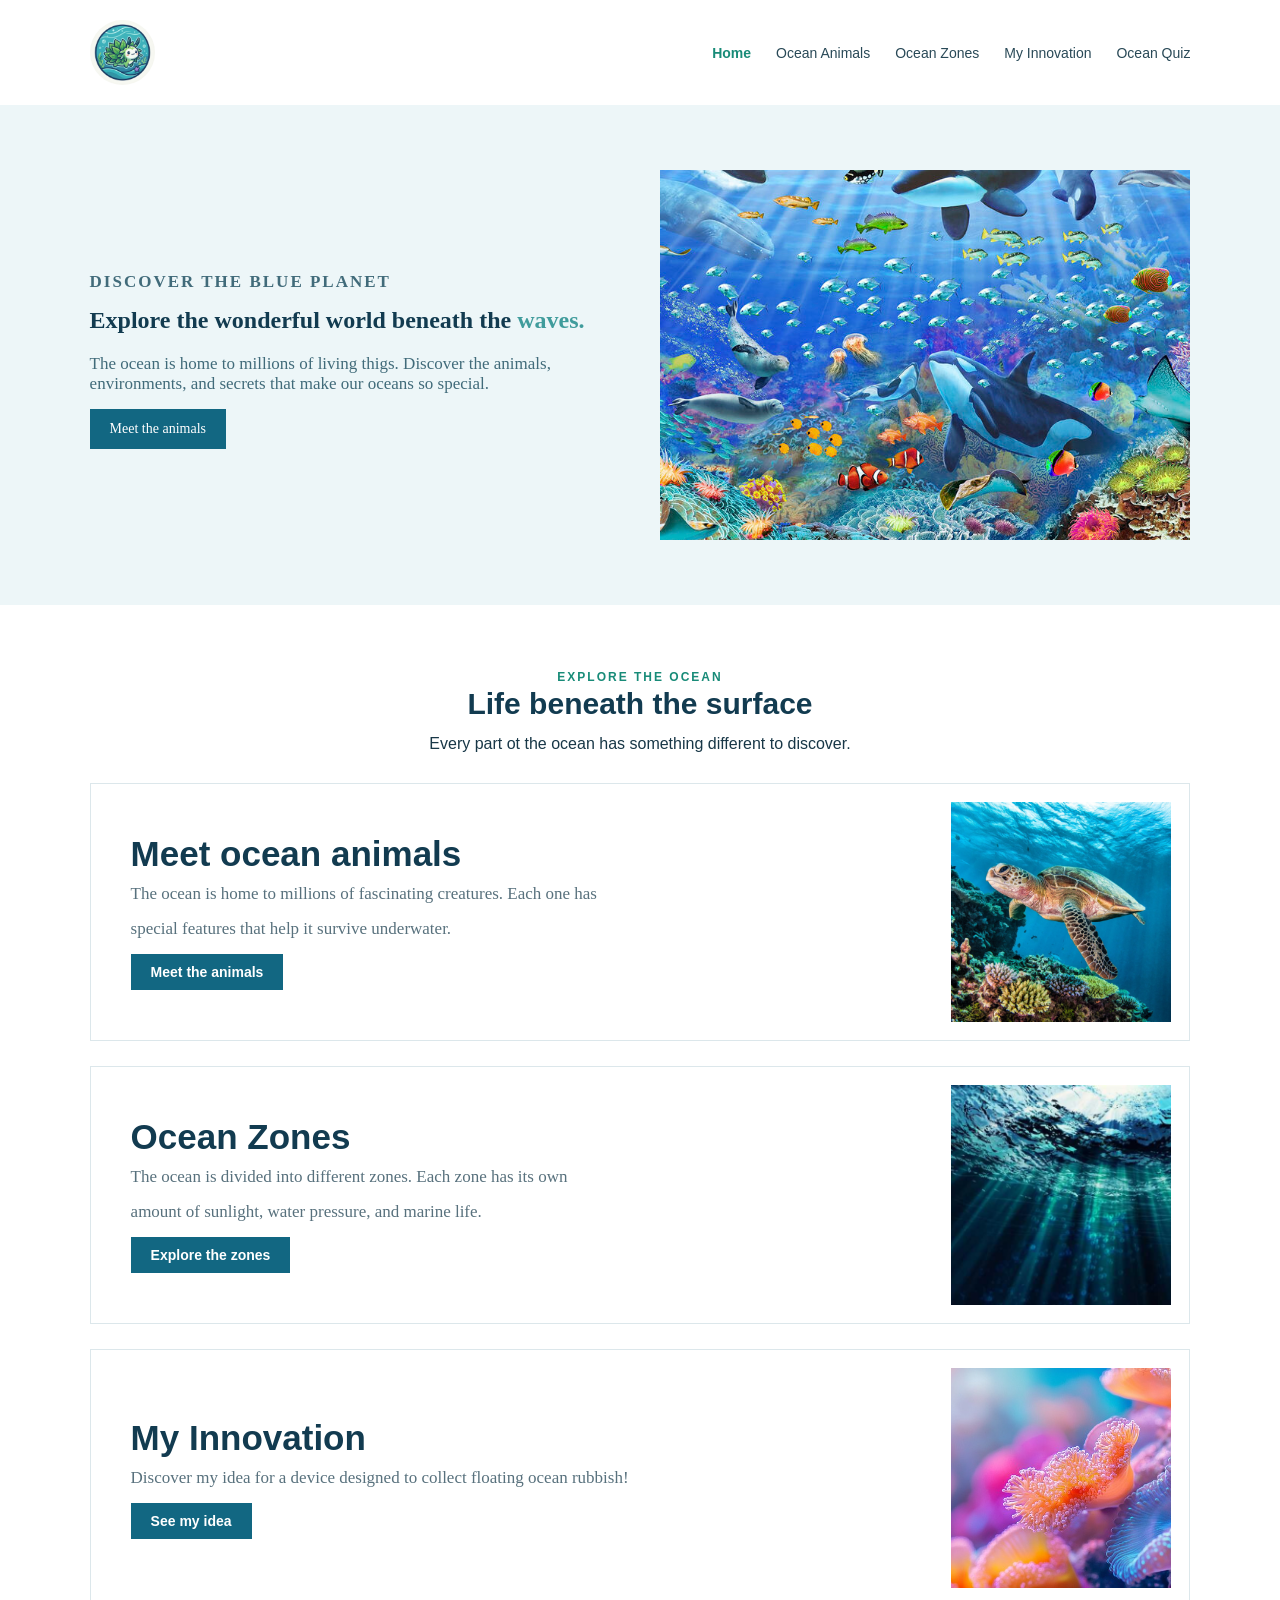
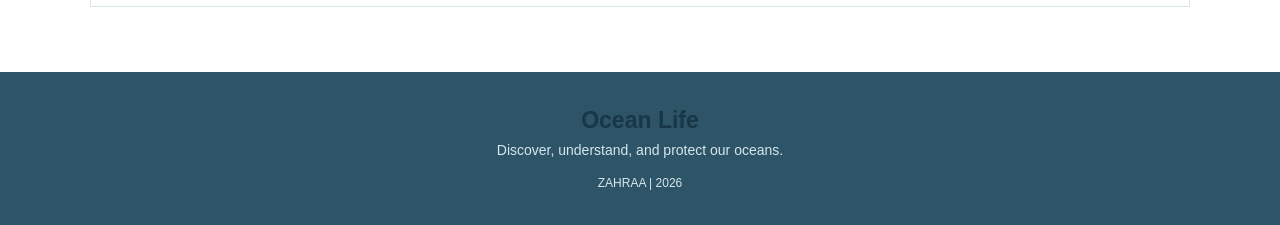
<file: index.html>
<!DOCTYPE html>
<html lang="en">

<head>
    <meta charset="UTF-8">
    <meta name="viewport" content="width=device-width, initial-scale=1.0">
    <title>Ocean Animals</title>
    <link rel="stylesheet" href="style.css">

</head>

<body>
    <div id="preloader">
        <div class="loader"></div>
    </div>
    <header class="site-header">
        <a href="index.html" class="logo">
            <img src="images/logo.png" alt="Ocean Life Logo">
        </a>
        <button class="menu-button" id="menuButton" aria-label="Open navagation" aria-expanded="false">Menu</button>
        <nav class="nav-links" id="navLinks">
            <a href="index.html" class="active">Home</a>
            <a href="animals.html">Ocean Animals</a>
            <a href="zones.html">Ocean Zones</a>
            <a href="oceanProtectIdea.html">My Innovation</a>
            <a href="quiz.html">Ocean Quiz</a>
        </nav>
    </header>
    <main>
        <section class="hero">
            <div class="hero-content">
                <p class="eyebrow">DISCOVER THE BLUE PLANET</p>
                <h1> Explore the wonderful world beneath the <span>waves.</span></h1>
                <p> The ocean is home to millions of living thigs. Discover the animals, environments, and secrets
                    that make our oceans so special.</p>
                <a href="animals.html" class="button">Meet the animals</a>
            </div>
            <div class="hero-image">
                <img src="images/underwater-scene.jpg" alt="underwater ocean scene">
            </div>
        </section>
        <section class="section">
            <div class="section-heading">
                <span class="leaf-mark"></span>
                <p class="eyebrow">EXPLORE THE OCEAN</p>
                <h2>Life beneath the surface</h2>
                <p> Every part ot the ocean has something different to discover.</p>
            </div>
            <div class="feature-grid">
                <article class="feature-card">
                    <div class="card-content">
                        <h3>Meet ocean animals</h3>
                        <p>The ocean is home to millions of fascinating creatures.
                            Each one has </p>
                        <p>special features that help it survive
                            underwater.</p>
                        <a href="animals.html" class="text-link">Meet the animals</a>
                    </div>
                    <img src="images/sea-turtle.webp" alt="sea turtle in the ocean">
                </article>
                <article class="feature-card">
                    <div class="card-content">
                        <h3>Ocean Zones</h3>
                        <p>The ocean is divided into different zones.
                            Each zone has its own</p>
                        <p> amount of sunlight, water pressure, and marine life.</p>
                        <a href="zones.html" class="text-link">Explore the zones</a>
                    </div>
                    <img src="images/ocean-zones.png" alt="sunlight entering the ocean">
                </article>
                <article class="feature-card">
                    <div class="card-content">
                        <h3>My Innovation</h3>
                        <p> Discover my idea for a device designed to collect floating ocean rubbish!</p>
                        <a href="oceanProtectIdea.html" class="text-link">See my idea</a>
                    </div>
                    <img src="images/colorful-coral-reef.jpg" alt="colorful coral reef">
                </article>
            </div>
        </section>
    </main>
    <footer class="site-footer">
        <a href="index.html" class="footer-logo">Ocean Life</a>
        <p>Discover, understand, and protect our oceans.</p>
        <p class="ftr"> ZAHRAA | 2026</p>
    </footer>
    <script src="script.js"></script>
</body>

</html>
</file>
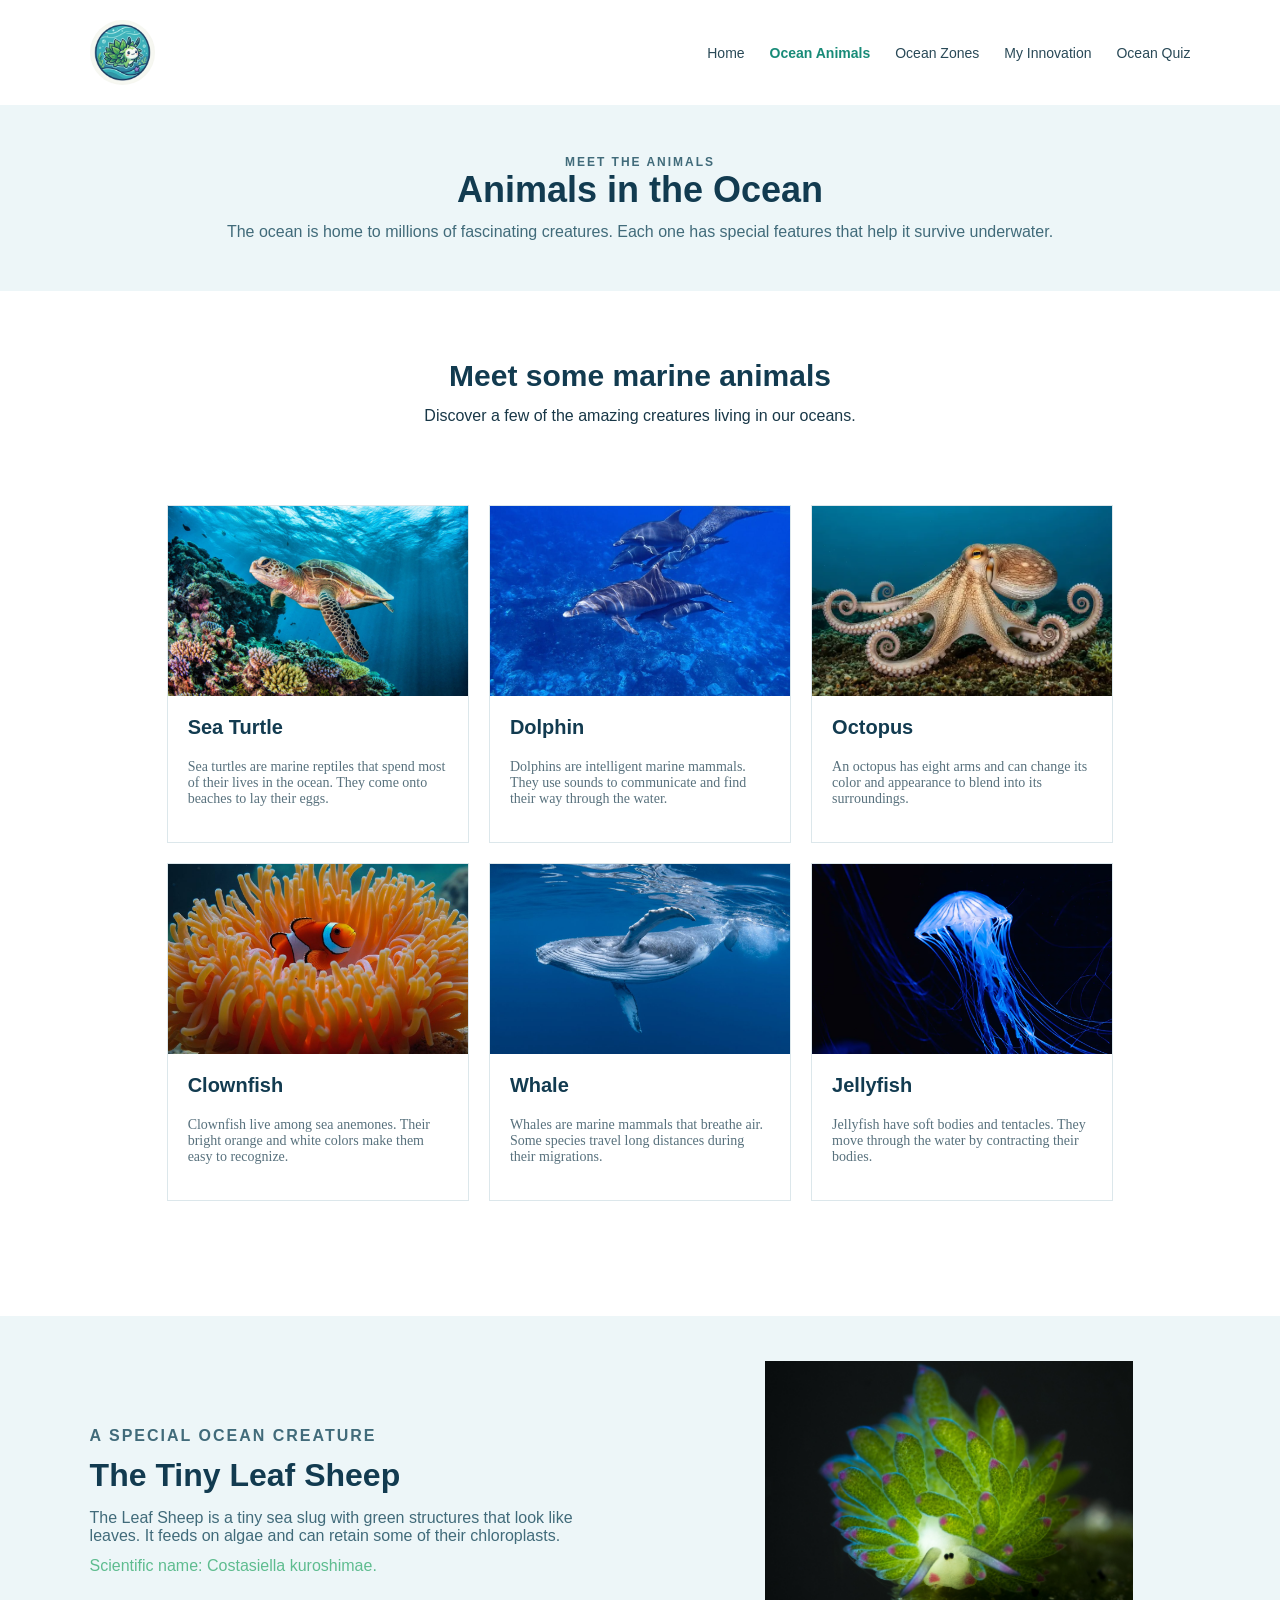
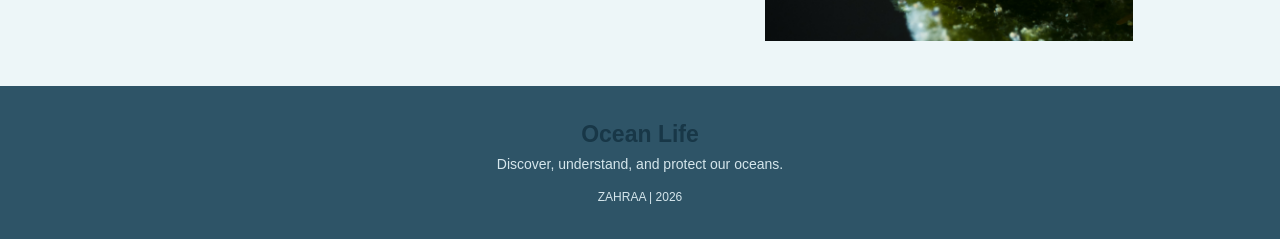
<file: animals.html>
<!DOCTYPE html>
<html lang="en">

<head>
    <meta charset="UTF-8">
    <meta name="viewport" content="width=device-width, initial-scale=1.0">
    <title>Ocean Animals</title>
    <link rel="stylesheet" href="style.css">
</head>
<body>
    <div id="preloader">
        <div class="loader"></div>
    </div>


    <header class="site-header">
        <a href="index.html" class="logo">
            <img src="images/logo.png" alt="Ocean Life Logo">
        </a>
        <nav class="nav-links" id="navLinks">
            <a href="index.html">Home</a>
            <a href="animals.html" class="active">Ocean Animals</a>
            <a href="zones.html">Ocean Zones</a>
            <a href="mypageprotect.html">My Innovation</a>
            <a href="quiz.html">Ocean Quiz</a>
        </nav>
    </header>
    <main>
        <section class="page-banner">
            <p class="eyebrow">MEET THE ANIMALS</p>
            <h1> Animals in the Ocean</h1>
            <p> The ocean is home to millions of fascinating creatures.
                Each one has special features that help it survive
                underwater.
            </p>
        </section>
        <section class="section">
            <div class="section-heading">
                <h2>Meet some marine animals</h2>
                <p>Discover a few of the amazing creatures living in our oceans.</p>
            </div>
            <div class="animal-grid">
                <article class="animal-card">
                    <img src="images/sea-turtle.webp" alt="sea turtle underwater">
                    <div class="card-content">
                        <h3>Sea Turtle</h3>
                        <p>
                            Sea turtles are marine reptiles that spend
                            most of their lives in the ocean. They come
                            onto beaches to lay their eggs.
                        </p>
                    </div>
                </article>
                <article class="animal-card">
                    <img src="images/dolphin.jpg" alt="dolphins in the ocean">
                    <div class="card-content">
                        <h3>Dolphin</h3>
                        <p>
                            Dolphins are intelligent marine mammals.
                            They use sounds to communicate and find
                            their way through the water.
                        </p>
                    </div>
                </article>
                <article class="animal-card">
                    <img src="images/octupus.webp" alt="octopus in the ocean">
                    <div class="card-content">
                        <h3> Octopus</h3>
                        <p>An octopus has eight arms and can change
                            its color and appearance to blend into
                            its surroundings.</p>
                    </div>
                </article>
                <article class="animal-card">
                    <img src="images/clown-fish.jpg" alt="clownfish in the ocean">
                    <div class="card-content">
                        <h3>Clownfish</h3>
                        <p>Clownfish live among sea anemones.
                            Their bright orange and white colors
                            make them easy to recognize.</p>
                    </div>
                </article>
                <article class="animal-card">
                    <img src="images/whale-ocean.jpg" alt="whale in the ocean">
                    <div class="card-content">
                        <h3>Whale</h3>
                        <p>
                            Whales are marine mammals that breathe air.
                            Some species travel long distances
                            during their migrations.
                        </p>
                    </div>
                </article>
                <article class="animal-card">
                    <img src="images/jellyfish.webp" alt="jellyfish in the ocean">
                    <div class="card-content">
                        <h3>Jellyfish</h3>
                        <p>
                            Jellyfish have soft bodies and tentacles.
                            They move through the water by
                            contracting their bodies.
                        </p>
                    </div>
                </article>
            </div>
        </section><section class="leaf-sheep-section">
    <div class="leaf-sheep-text">
        <p class="eyebrow">A SPECIAL OCEAN CREATURE</p>
        <h2>The Tiny Leaf Sheep</h2>
        <p>
            The Leaf Sheep is a tiny sea slug with green structures
            that look like leaves. It feeds on algae and can retain
            some of their chloroplasts.
        </p>
        <p> <span>Scientific name: Costasiella kuroshimae.</span></p>
    </div>

    <div class="leaf-sheep-image">
        <img src="images/leaf-sheep2.jpg" alt="Leaf Sheep sea slug">
    </div>
</section>
        </article>
    </main>
    <footer class="site-footer">
        <a href="index.html" class="footer-logo">Ocean Life</a>
        <p>Discover, understand, and protect our oceans.</p>
        <p class="ftr"> ZAHRAA | 2026</p>
    </footer>
    
    <script src="script.js"></script>
</body>

</html>
</file>
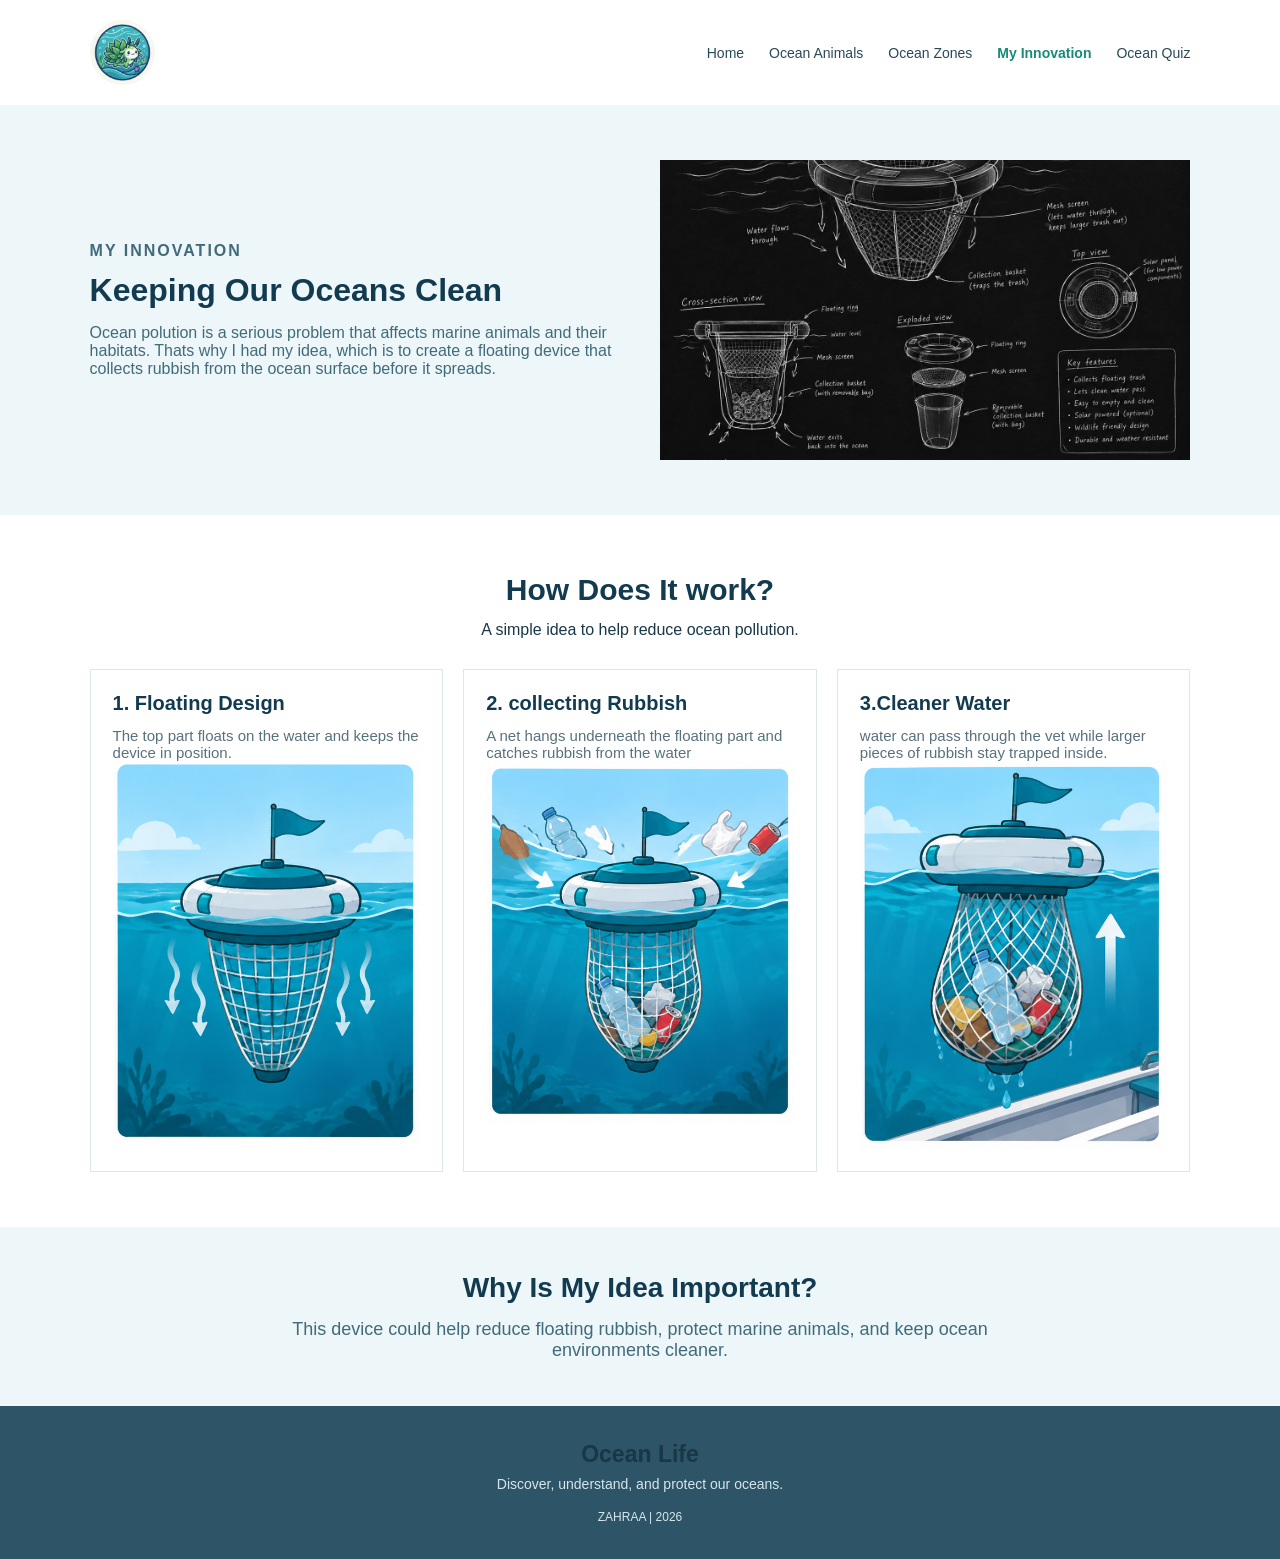
<file: oceanProtectIdea.html>
<!DOCTYPE html>
<html lang="en">

<head>
    <meta charset="UTF-8">
    <meta name="viewport" content="width=device-width, initial-scale=1.0">
    <title>Ocean Animals</title>
    <link rel="stylesheet" href="style.css">
</head>

<body>
    <div id="preloader">
        <div class="loader"></div>
    </div>
    <header class="site-header">
        <a href="index.html" class="logo">
            <img src="images/logo.png" alt="Ocean Life Logo">
        </a>
        <button class="menu-button" id="menuButton" aria-label="Open navagation" aria-expanded="false">Menu</button>
        <nav class="nav-links" id="navLinks">
            <a href="index.html">Home</a>
            <a href="animals.html">Ocean Animals</a>
            <a href="zones.html">Ocean Zones</a>
            <a href="oceanProtectIdea.html" class="active">My Innovation</a>
            <a href="quiz.html">Ocean Quiz</a>
        </nav>
    </header>
    <section class="innovation-intro">
        <div class="innovation-text">
            <p class="eyebrow">MY INNOVATION</p>
            <h2>Keeping Our Oceans Clean</h2>
            <p> Ocean polution is a serious problem that affects marine animals and their habitats.
                Thats why I had my idea, which is to create a floating device that collects rubbish
                from the ocean surface before it spreads.</p>
        </div>
        <img src="images/innovation-sketch.png" alt="a sketch of the device">
    </section>
    <section class="innovation-details">
        <div class="section-heading">
            <h2> How Does It work?</h2>
            <p>A simple idea to help reduce ocean pollution.</p>
        </div>
        <div class="innovation-grid">
            <article class="innovation-card">
                <h3>1. Floating Design</h3>
                <p>
                    The top part floats on the water and keeps
                    the device in position.
                </p>
                <img src="images/1device.png" alt="image of the device">

            </article>
            <article class="innovation-card">
                <h3>2. collecting Rubbish</h3>
                <p> A net hangs underneath the floating part
                    and catches rubbish from the water
                </p>
                <img src="images/2device.png" alt="image of the device">
            </article>
            <article class="innovation-card">
                <h3>3.Cleaner Water</h3>
                <p> water can pass through the vet while larger
                    pieces of rubbish stay trapped inside.</p>
                <img src="images/3device.png" alt="image of the device">
            </article>
        </div>
    </section>
    <section class="innovation-benefits">
        <h2> Why Is My Idea Important?</h2>
        <p>This device could help reduce floating rubbish,
            protect marine animals, and keep ocean environments cleaner.</p>
    </section>
    <footer class="site-footer">
        <a href="index.html" class="footer-logo">Ocean Life</a>
        <p>Discover, understand, and protect our oceans.</p>
        <p class="ftr"> ZAHRAA | 2026</p>
    </footer>
    <script src="script.js"></script>
</body>

</html>
</file>
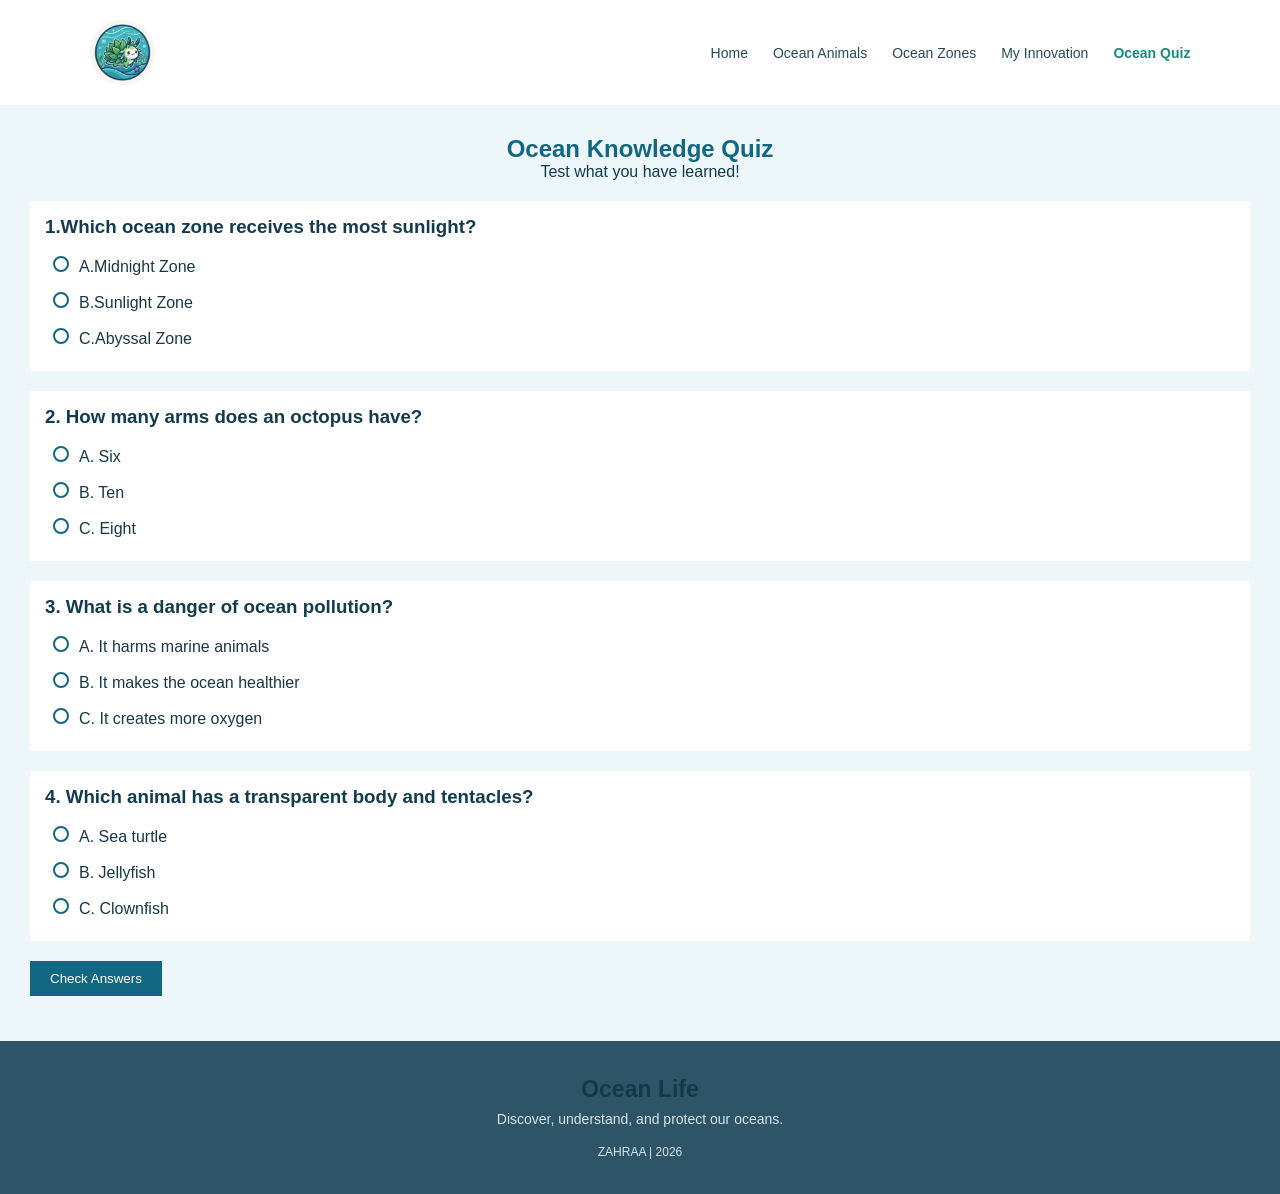
<file: quiz.html>
<!DOCTYPE html>
<html lang="en">

<head>
    <meta charset="UTF-8">
    <meta name="viewport" content="width=device-width, initial-scale=1.0">
    <title>Ocean Animals</title>
    <link rel="stylesheet" href="style.css">
</head>

<body>
    <header class="site-header">
        <a href="index.html" class="logo">
            <img src="images/logo.png" alt="Ocean Life Logo">
        </a>
        <button class="menu-button" id="menuButton" aria-label="Open navagation" aria-expanded="false">Menu</button>
        <nav class="nav-links" id="navLinks">
            <a href="index.html">Home</a>
            <a href="animals.html">Ocean Animals</a>
            <a href="zones.html">Ocean Zones</a>
            <a href="oceanProtectIdea.html">My Innovation</a>
            <a href="quiz.html" class="active">Ocean Quiz</a>
        </nav>
    </header>
    <section class="quiz-section">
        <h1>Ocean Knowledge Quiz</h1>
        <p>Test what you have learned!</p>
        <div class="question" id="q1" data-answer="b">
            <h3>1.Which ocean zone receives the most sunlight?</h3>
            <div class="answer" onclick="selectAnswer(this, 'q1')">A.Midnight Zone</div>
            <div class="answer" onclick="selectAnswer(this, 'q1')" data-choice="b">B.Sunlight Zone</div>
            <div class="answer" onclick="selectAnswer(this, 'q1')">C.Abyssal Zone</div>
        </div>
        <div class="question" id="q2" data-answer="c">
            <h3>2. How many arms does an octopus have?</h3>
            <div class="answer" onclick="selectAnswer(this, 'q2')">A. Six</div>
            <div class="answer" onclick="selectAnswer(this, 'q2')">B. Ten</div>
            <div class="answer" onclick="selectAnswer(this, 'q2')" data-choice="c">C. Eight</div>
        </div>
        <div class="question" id="q3" data-answer="a">
            <h3>3. What is a danger of ocean pollution?</h3>
            <div class="answer" onclick="selectAnswer(this, 'q3')" data-choice="a">A. It harms marine animals</div>
            <div class="answer" onclick="selectAnswer(this, 'q3')">B. It makes the ocean healthier</div>
            <div class="answer" onclick="selectAnswer(this, 'q3')">C. It creates more oxygen</div>
        </div>
        <div class="question" id="q4" data-answer="b">
            <h3>4. Which animal has a transparent body and tentacles?</h3>
            <div class="answer" onclick="selectAnswer(this, 'q4')">A. Sea turtle</div>
            <div class="answer" onclick="selectAnswer(this, 'q4')" data-choice="b">B. Jellyfish</div>
            <div class="answer" onclick="selectAnswer(this, 'q4')">C. Clownfish</div>
        </div>
        <button onclick="checkAnswer()">Check Answers</button>
        <h2 id="result"></h2>
    </section>
    <footer class="site-footer">
        <a href="index.html" class="footer-logo">Ocean Life</a>
        <p>Discover, understand, and protect our oceans.</p>
        <p class="ftr"> ZAHRAA | 2026</p>
    </footer>
    <script src="quiz.js"></script>
</body>

</html>
</file>
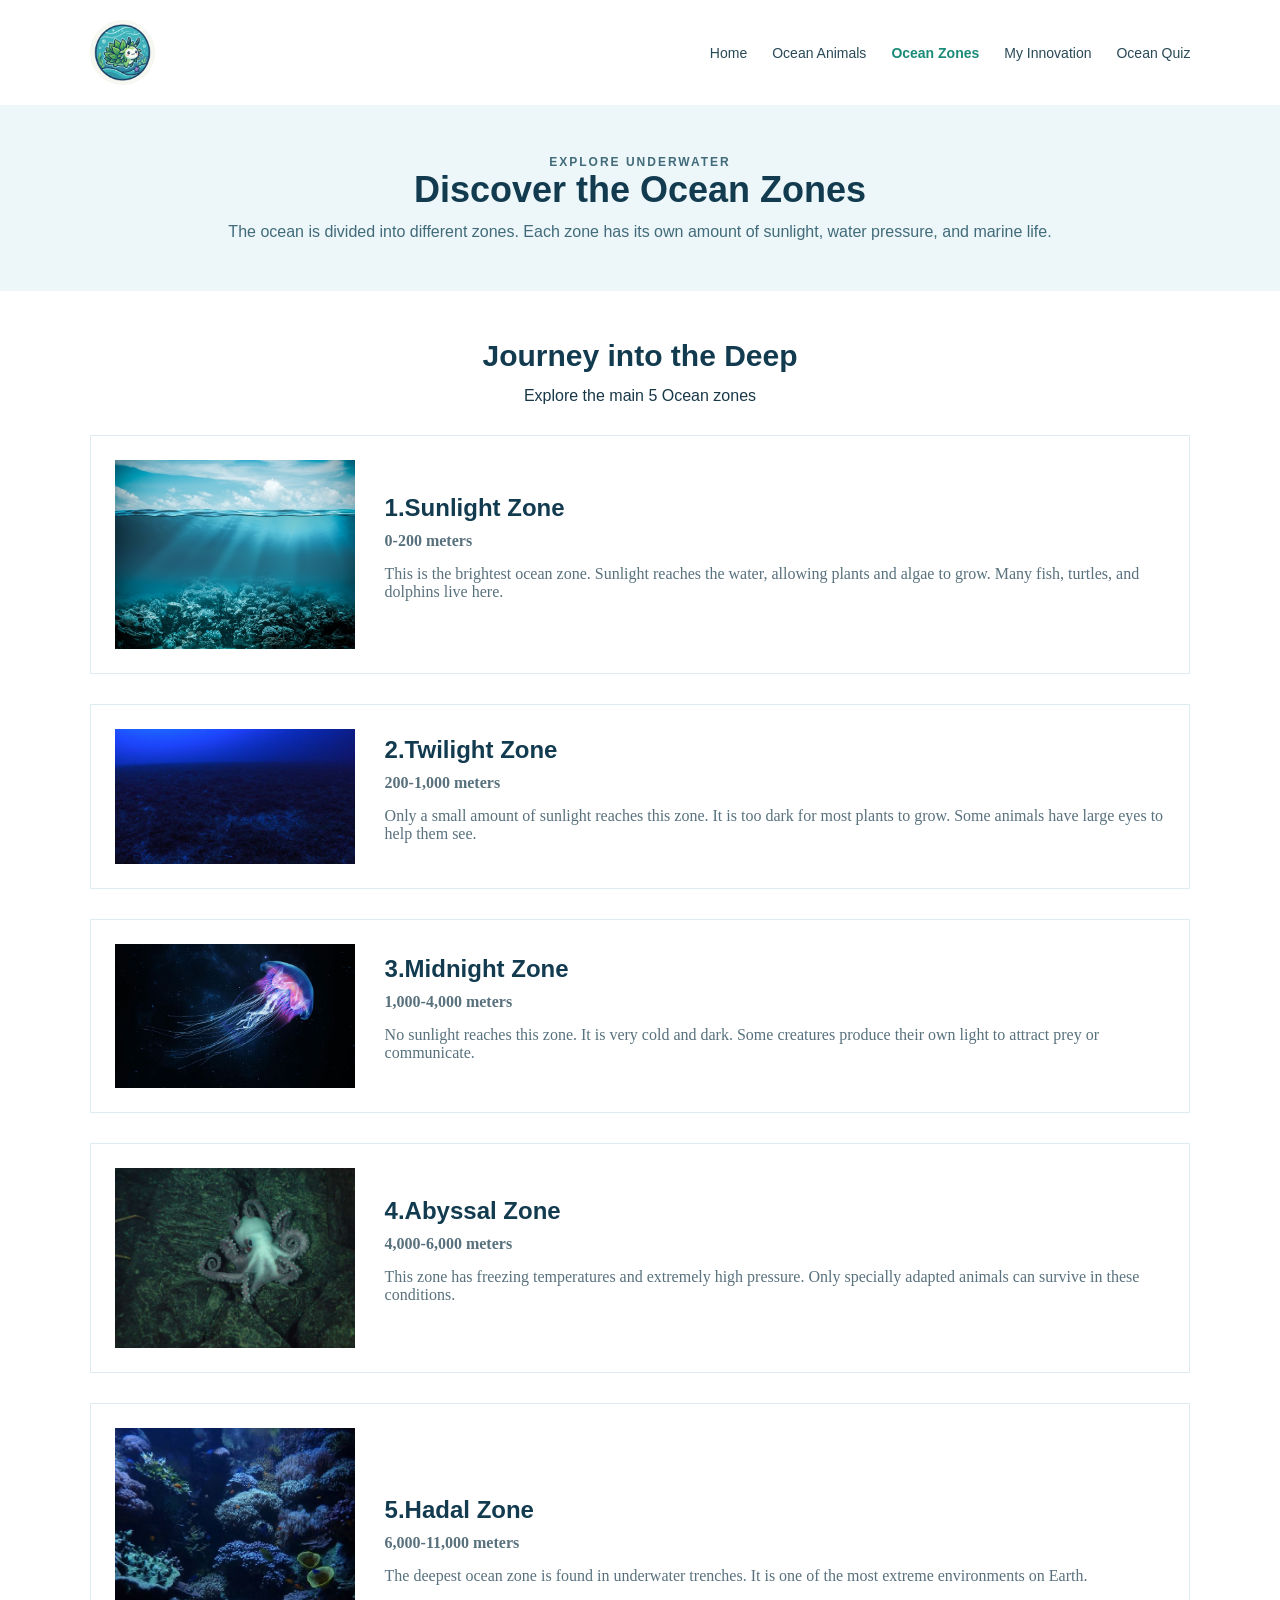
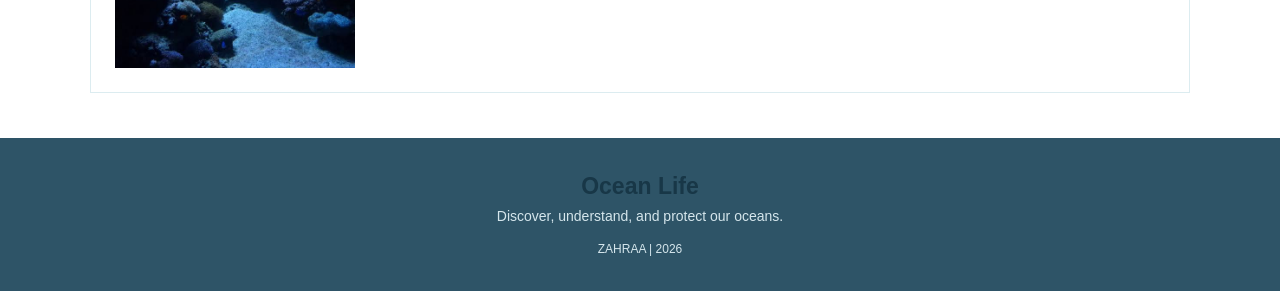
<file: zones.html>
<!DOCTYPE html>
<html lang="en">

<head>
    <meta charset="UTF-8">
    <meta name="viewport" content="width=device-width, initial-scale=1.0">
    <title>Ocean Animals</title>
    <link rel="stylesheet" href="style.css">

</head>

<body>
    <div id="preloader">
        <div class="loader"></div>
    </div>
    <header class="site-header">
        <a href="index.html" class="logo">
            <img src="images/logo.png" alt="Ocean Life Logo">
        </a>
        <button class="menu-button" id="menuButton" aria-label="Open navagation" aria-expanded="false">Menu</button>
        <nav class="nav-links" id="navLinks">
            <a href="index.html">Home</a>
            <a href="animals.html">Ocean Animals</a>
            <a href="zones.html" class="active">Ocean Zones</a>
            <a href="oceanProtectIdea.html">My Innovation</a>
            <a href="quiz.html">Ocean Quiz</a>
        </nav>
    </header>
    <main>
        <section class="page-banner">
            <p class="eyebrow">EXPLORE UNDERWATER</p>
            <h1> Discover the Ocean Zones</h1>
            <p>The ocean is divided into different zones.
                Each zone has its own amount of sunlight,
                water pressure, and marine life.</p>
        </section>
        <section class="zones-section">
            <div class="section-heading">
                <h2>Journey into the Deep</h2>
                <p>Explore the main 5 Ocean zones</p>
            </div>
            <div class="zones-grid">
                <article class="zone-card">
                    <img src="images/sunlight-zone.jpg" alt="sunlight zone">
                    <div class="card-content">
                        <h3>1.Sunlight Zone</h3>
                        <p class="zone-depth">0-200 meters</p>
                        <p>This is the brightest ocean zone.
                            Sunlight reaches the water, allowing
                            plants and algae to grow. Many fish,
                            turtles, and dolphins live here.</p>
                    </div>
                </article>

                <article class="zone-card">
                    <img src="images/twilight-zone.jpg" alt="twilight zone">
                    <div class="card-content">
                        <h3>2.Twilight Zone</h3>
                        <p class="zone-depth">200-1,000 meters</p>
                        <p>Only a small amount of sunlight reaches
                            this zone. It is too dark for most plants
                            to grow. Some animals have large eyes
                            to help them see.</p>
                    </div>
                </article>

                <article class="zone-card">
                    <img src="images/midnight-zone.jpg" alt="midnight zone">
                    <div class="card-content">
                        <h3>3.Midnight Zone</h3>
                        <p class="zone-depth">1,000-4,000 meters</p>
                        <p>No sunlight reaches this zone.
                            It is very cold and dark. Some creatures
                            produce their own light to attract prey
                            or communicate.</p>
                    </div>
                </article>

                <article class="zone-card">
                    <img src="images/abyssal-zone.jpg" alt="abyssal zone">
                    <div class="card-content">
                        <h3>4.Abyssal Zone</h3>
                        <p class="zone-depth">4,000-6,000 meters</p>
                        <p>This zone has freezing temperatures
                            and extremely high pressure. Only
                            specially adapted animals can survive
                            in these conditions.</p>
                    </div>
                </article>
                <article class="zone-card">
                    <img src="images/hadal-zone.jpg" alt="hadal zone">
                    <div class="card-content">
                        <h3>5.Hadal Zone</h3>
                        <p class="zone-depth">6,000-11,000 meters</p>
                        <p>The deepest ocean zone is found in
                            underwater trenches. It is one of the
                            most extreme environments on Earth.</p>
                    </div>
                </article>

            </div>
        </section>
    </main>
    <footer class="site-footer">
        <a href="index.html" class="footer-logo">Ocean Life</a>
        <p>Discover, understand, and protect our oceans.</p>
        <p class="ftr"> ZAHRAA | 2026</p>
    </footer>
    <script src="script.js"></script>
    </footer>

</body>

</html>
</file>
<file: style.css>
* {
    box-sizing: border-box;
    margin: 0;
    padding: 0;
}

body {
    font-family: Arial, sans-serif;
    color: #183747;
    background-color: #ffffff;
}

img {
    display: block;
    width: 100%;
    object-fit: cover;
    background-color: #dcecf0;
}

a {
    color: #183747;
    text-decoration: none;
}

.site-header {
    display: flex;
    justify-content: space-between;
    align-items: center;
    padding: 20px 7%;
    background-color: #ffffff;
}

.logo {
    font-size: 25px;
    font-weight: bold;
    color: #126782
}

.nav-links {
    display: flex;
    gap: 25px;
}

.nav-links a {
    font-size: 14px;
    color: #294957;
}

.nav-links a:hover,
.nav-links a.active {
    color: #188b78
}

.nav-links a.active {
    font-weight: bold;
}

.menu-button {
    display: none;
    padding: 8px 14px;
    border: 1px solid #126782;
    background-color: white;
    color: #126782;
    font-size: 14px;

}

.eyebrow {
    color: #188b78;
    font-size: 12px;
    font-weight: bold;
    letter-spacing: 2px;
}

.hero {
    display: grid;
    grid-template-columns: 1fr 1fr;
    align-items: center;
    gap: 40px;
    padding: 65px 7%;
    background-color: #edf6f8;
}

.hero-content {
    max-width: 550px;
    font-family: 'Times New Roman', Times, serif;


}

.hero-content p {
    font-size: 17px;
    color: #416b7a;
    margin-top: 10px;
    margin-bottom: 15px;
}

.hero-content h1 span {
    color: rgb(64, 156, 156);
}

.hero h1 {
    font: size 44px;
    color: #123b50;
    margin-bottom: 20px;

}

.hero-image img {
    height: 370px;
    object-fit: cover;
}

.button {
    display: inline-block;
    padding: 12px 20px;
    background-color: #126782;
    color: white;
    border: none;
    font-size: 14px;
}

.button:hover {
    background-color: #188b78;
}

.section {
    padding: 65px 7%;
}

.section-heading {
    max-width: 650px;
    margin-bottom: 30px;
    text-align: center;
    margin-left: auto;
    margin-right: auto;
}

.card-grid {
    display: grid;
    grid-template-columns: repeat(3, 1fr);
    gap: 20px;
}

.card {
    background-color: white;
    border: 1px solid #cce7eb;
}

.card img {
    width: 100%;
    height: 190px;
    object-fit: cover;
}

.section-heading h2,
.info-section h2,
.action-content h2 {
    font-size: 30px;
    line-height: 1.3;
    color: #123b50;
    margin-bottom: 12px;
}

.feature-grid {
    display: flex;
    flex-direction: column;
    gap: 25px;
}

.feature-card {
    display: grid;
    grid-template-columns: 1fr 220px;
    align-items: center;
    gap: 25px;
    border: 1px solid #dce7eb;
    background-color: white;
    padding: 18px;
}

.animal-card {
    border: 1px solid #dce7eb;
    background-color: #ffffff;
    display: flex;
    flex-direction: column;
}

.feature-card img {
    height: 220px;
    width: 100%;
    object-fit: cover;
}

.feature-card .card-content {
    padding: 22px;
}

.card-content h3 {
    font-size: 35px;
    color: #123b50;
    margin-bottom: 10px;
}

.card-content p {
    font-family: 'Times New Roman', Times, serif;
    color: #58717d;
    font-size: 17px;
    margin-bottom: 15px;
}

.card-content a {
    display: inline-block;
    background-color: #126782;
    color: white;
    padding: 10px 20px;
    text-decoration: none;
    font-weight: bold;
}

.card-content a:hover {
    background-color: #188b78;
    color: white;
}

.text-link {
    display: inline-block;
    color: #188b78;
    font-weight: bold;
    font-size: 14px;
    text-decoration: underline;
    text-underline-offset: 4px;
}

.text-link:hover {
    color: #126782;
}

.site-footer {
    text-align: center;
    padding: 35px 7%;
    background-color: #2e5467;
    color: white;
}

.footer-logo {
    display: inline-block;
    font-size: 23px;
    font-weight: bold;
    margin-bottom: 8px;
}

.site-footer p {
    font-size: 14px;
    color: #d5e6ec;
}

.site-footer .ftr {
    margin-top: 18px;
    font-size: 12px;
    font-family: 'Gill Sans', 'Gill Sans MT', Calibri, 'Trebuchet MS', sans-serif;
}


@media (max-width:900px) {
    .site-header {
        padding: 18px 5%;
    }

    .nav-links {
        gap: 15px;
    }

    .hero {
        gap: 25px;
        padding: 50px 5%;
    }

    .hero h1 {
        font-size: 35px;
    }

    .hero-image img {
        height: 300px;
    }
}

.logo img {
    width: 65px;
    height: 65px;
    border-radius: 50%;
}

.page-banner {
    background-color: #edf6f8;
    padding: 50px 7%;
    text-align: center;
}

.page-banner h1 {
    font-size: 36px;
    color: #123b50;
    margin-bottom: 12px;
}

.page-banner p {
    color: #416b7a;
}

.animal-grid {
    display: grid;
    grid-template-columns: repeat(3, 1fr);
    gap: 20px;
    padding: 50px 7%;
}

.animal-card img {
    height: 190px;
}

.animal-card h3 {
    font-size: 20px;
    color: #123b50;
    padding: 20px 20px 10px;
}

.animal-card p {
    color: #58717d;
    font-size: 14px;
    padding: 0 20px 20px;
}

.info-section {
    padding: 50px 7%;
    background-color: #edf6f8;
}

.info-section h2 {
    color: #123b50;
    font-size: 28px;
    margin-bottom: 12px;
}

.page-banner {
    background-color: #edf6f8;
    padding: 50px 7%;
    text-align: center;
}

.page-banner h1 {
    font-size: 36px;
    color: #123b50;
    margin-bottom: 12px;
}

.page-banner p {
    color: #416b7a;
}

.animal-grid {
    display: grid;
    grid-template-columns: repeat(3, 1fr);
    grid-auto-rows: 1fr;
    gap: 20px;
    padding: 50px 7%;
}

.animal-card img {
    height: 190px;
}

.animal-card h3 {
    font-size: 20px;
    color: #123b50;
    padding: 20px 20px 10px;
}

.animal-card p {
    color: #58717d;
    font-size: 14px;
    padding: 0 20px 20px;
}

.info-section {
    padding: 50px 7%;
    background-color: #edf6f8;
}

.info-section h2 {
    color: #123b50;
    font-size: 28px;
    margin-bottom: 12px;
}

@media (max-width: 600px) {
    .site-header {
        flex-wrap: wrap;
    }

    .menu-button {
        display: block;
    }

    .nav-links {
        display: none;
        flex-direction: column;
        width: 100%;
        gap: 12px;
        padding-top: 15px;
    }

    .nav-links.open {
        display: flex;
    }

    .hero {
        grid-template-columns: 1fr;
        padding: 35px 7%;
    }

    .hero h1 {
        font-size: 30px;
    }

    .hero-image img {
        height: 250px;
    }

    .feature-grid,
    .animal-grid,
    .card-grid {
        grid-template-columns: 1fr;
    }

    .section {
        padding: 40px 7%;
    }

    .page-banner h1 {
        font-size: 28px;
    }

    .site-footer {
        padding: 25px 7%;
    }
}

#preloader {
    position: fixed;
    top: 0;
    left: 0;
    width: 100%;
    height: 100%;
    background-color: white;
    display: flex;
    justify-content: center;
    align-items: center;
    z-index: 1000;
}

.loader {
    width: 45px;
    height: 45px;
    border: 5px solid #dcecf0;
    border-top: 5px solid #126782;
    border-radius: 50%;
    animation: spin 1s linear infinite;
}

#preloader.hidden {
    display: none;
}

@keyframes spin {
    from {
        transform: rotate(0deg);
    }

    to {
        transform: rotate(360deg);
    }
}

.leaf-sheep-section {
    display: grid;
    grid-template-columns: 1fr 1fr;
    align-items: center;
    gap: 50px;
    padding: 45px 7%;
    background-color: #edf6f8;
}

.leaf-sheep-text h2 {
    font-size: 32px;
    color: #123b50;
    margin-top: 12px;
    margin-bottom: 15px;
}

.leaf-sheep-text p {
    color: #416b7a;
    font-size: 16px;
}

.leaf-sheep-text p span {
    padding-top: 12px;
    display: inline-block;
    color: #5ebc8f;
    font-size: 16px;
    font-family: 'Franklin Gothic Medium', 'Arial Narrow', Arial, sans-serif;
}

.leaf-sheep-image img {
    width: 70%;
    height: 280px;
    object-fit: cover;
    margin-left: 100px;
}

@media (max-width: 600px) {
    .leaf-sheep-section {
        grid-template-columns: 1fr;
        gap: 25px;
    }

    .leaf-sheep-image img {
        height: 230px;
    }
}

.zones-section {
    padding: 45px 7%;
}

.zones-grid {
    display: flex;
    flex-direction: column;
    gap: 30px;
}

.zone-card {
    display: grid;
    grid-template-columns: 240px 1fr;
    align-items: center;
    gap: 30px;
    background-color: white;
    border: 1px solid #dcecf0;
    padding: 24px;
}

.zone-card h3 {
    font-size: 24px;
    color: #123b50;
    margin-bottom: 10px;
}

.zone-depth {
    color: #188b78;
    font-weight: bold;
    font-size: 15px;
    margin-bottom: 12px;
}

.zone-card p {
    color: #58717d;
    font-size: 14px;
    font-size: 16px;
}

.zone-card img {
    width: 100%;
    height: 100%;
}

@media (max-width: 600px) {
    .zones-grid {
        grid-template-columns: 1fr;
    }

    .zones-section {
        padding: 40px 7%;
    }
}

.innovation-intro {
    display: grid;
    grid-template-columns: 1fr 1fr;
    align-items: center;
    gap: 40px;
    padding: 55px 7%;
    background-color: #edf6f8;
}

.innovation-text h2 {
    font-size: 32px;
    color: #123b50;
    margin-top: 12px;
    margin-bottom: 15px;
}

.innovation-text p {
    color: #416b7a;
    font-size: 16px;
}

.innovation-intro img {
    width: 100%;
    height: 300px;
    object-fit: cover;
}

.innovation-details {
    padding: 55px 7%;
}

.innovation-grid {
    display: grid;
    grid-template-columns: repeat(3, 1fr);
    gap: 20px;
}

.innovation-card {
    padding: 22px;
    border: 1px solid #dce7eb;
    background-color: white;
}

.innovation-card h3 {
    color: #123b50;
    font-size: 20px;
    margin-bottom: 12px;
}

.innovation-card p {
    color: #58717d;
    font-size: 15px;
}

.innovation-benefits {
    padding: 45px 7%;
    background-color: #edf6f8;
    text-align: center;
}

.innovation-benefits h2 {
    color: #123b50;
    font-size: 28px;
    margin-bottom: 15px;
}

.innovation-benefits p {
    color: #416b7a;
    max-width: 750px;
}

@media (max-width: 600px) {
    .innovation-intro {
        grid-template-columns: 1fr;
    }

    .innovation-grid {
        grid-template-columns: 1fr;
    }

    .innovation-intro img {
        height: 230px;
    }
}

.innovation-benefits p {
    text-align: center;
    margin-left: auto;
    margin-right: auto;
    font-size: 18px;

}

.quiz-section {
    padding: 30px;
    background-color: #edf6f8;
}

.quiz-section h1 {
    text-align: center;
    color: #126782;
}
.quiz-section p {
    text-align: center;
    color:#123b50;
}


.question {
    background-color: white;
    padding: 15px;
    margin: 20px 0;
}

.question h3 {
    color: #123b50;
    margin-bottom: 10px;
}
.answer{
    padding:8px;
    color:#183747
}
 .answer::before{   /*a build in method that inserts content before the actual content */
    content:"";    /* defines what goes in the box */
    display:inline-block;
    width:12px;
    height:12px;
    border:2px solid #126782;
    border-radius: 50%;
    margin-right: 10px;
}

.answer.selected::before {
    background-color: #126782;
}

.quiz-section button {
    background-color:#126782;
    color:white;
    padding:10px 20px;
    border:none;
}
#result{
    color:#123b50;
    margin-top: 15px;
}
</file>
